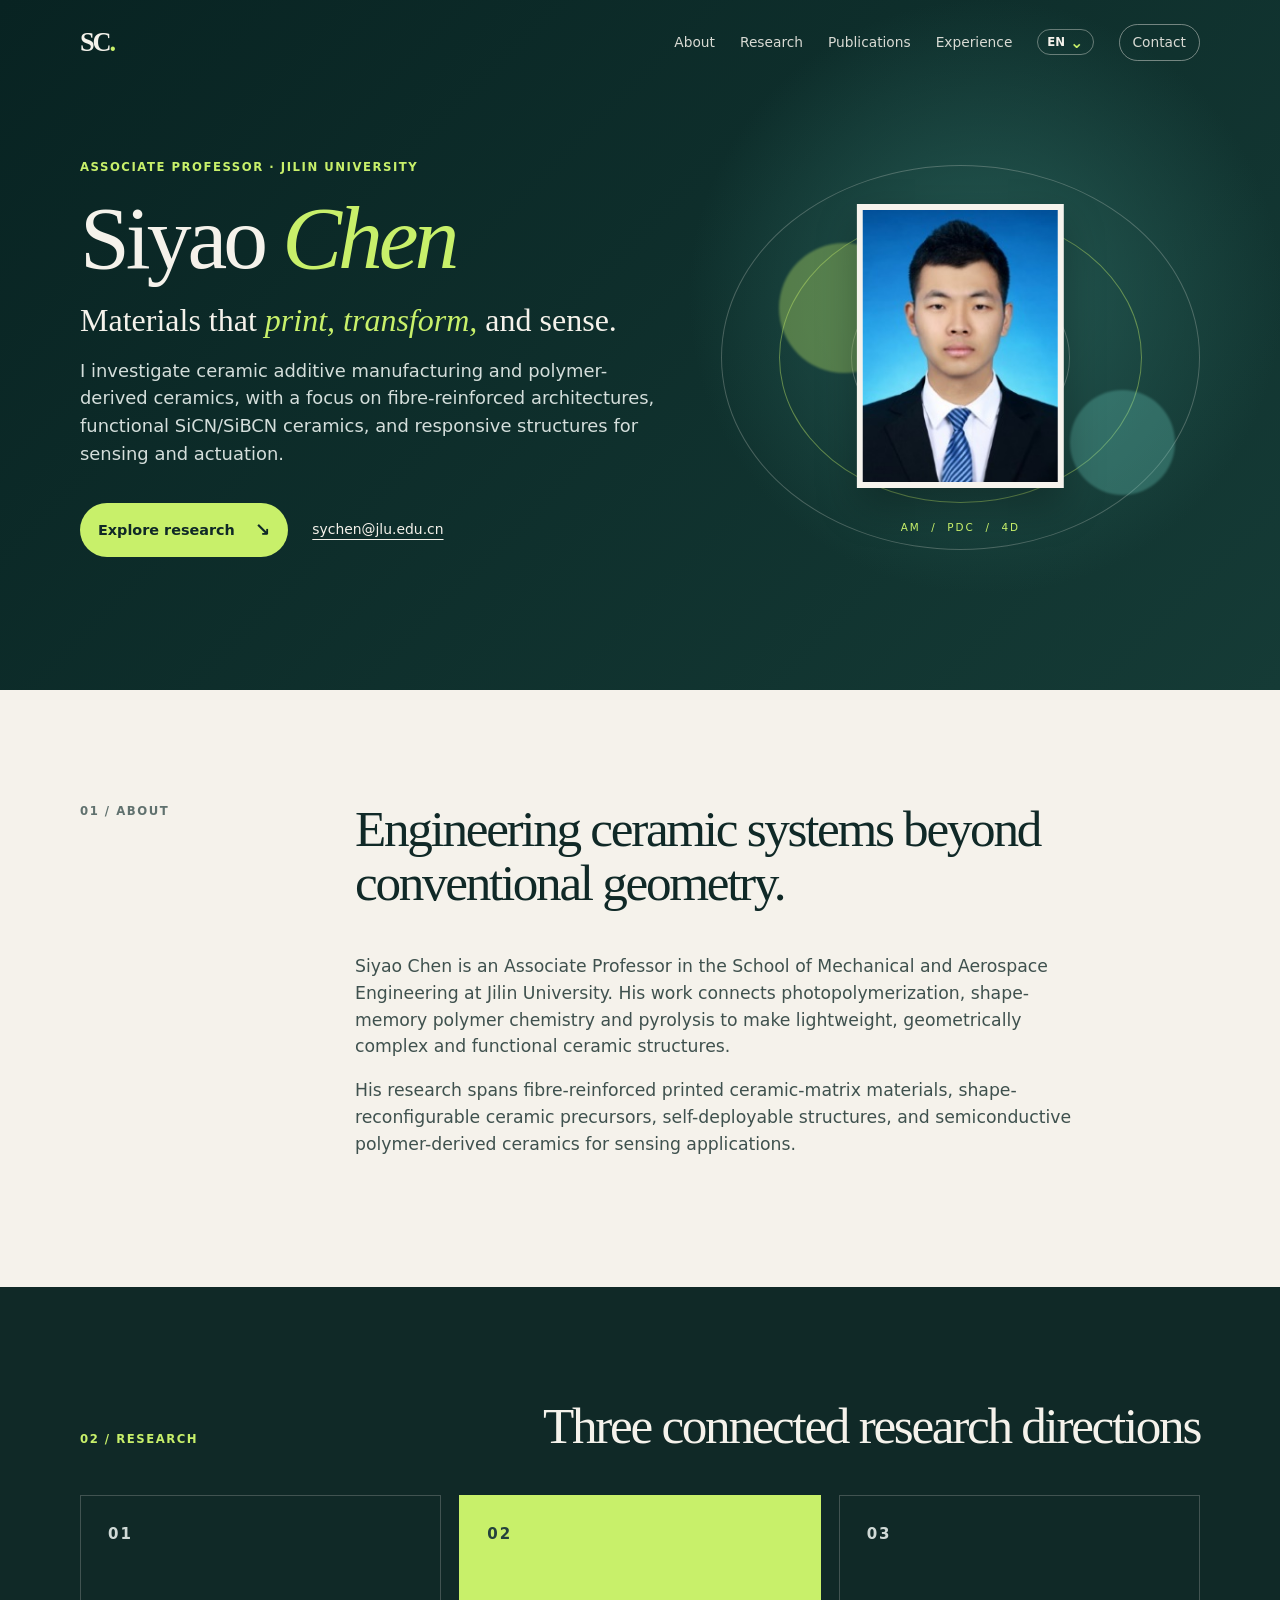
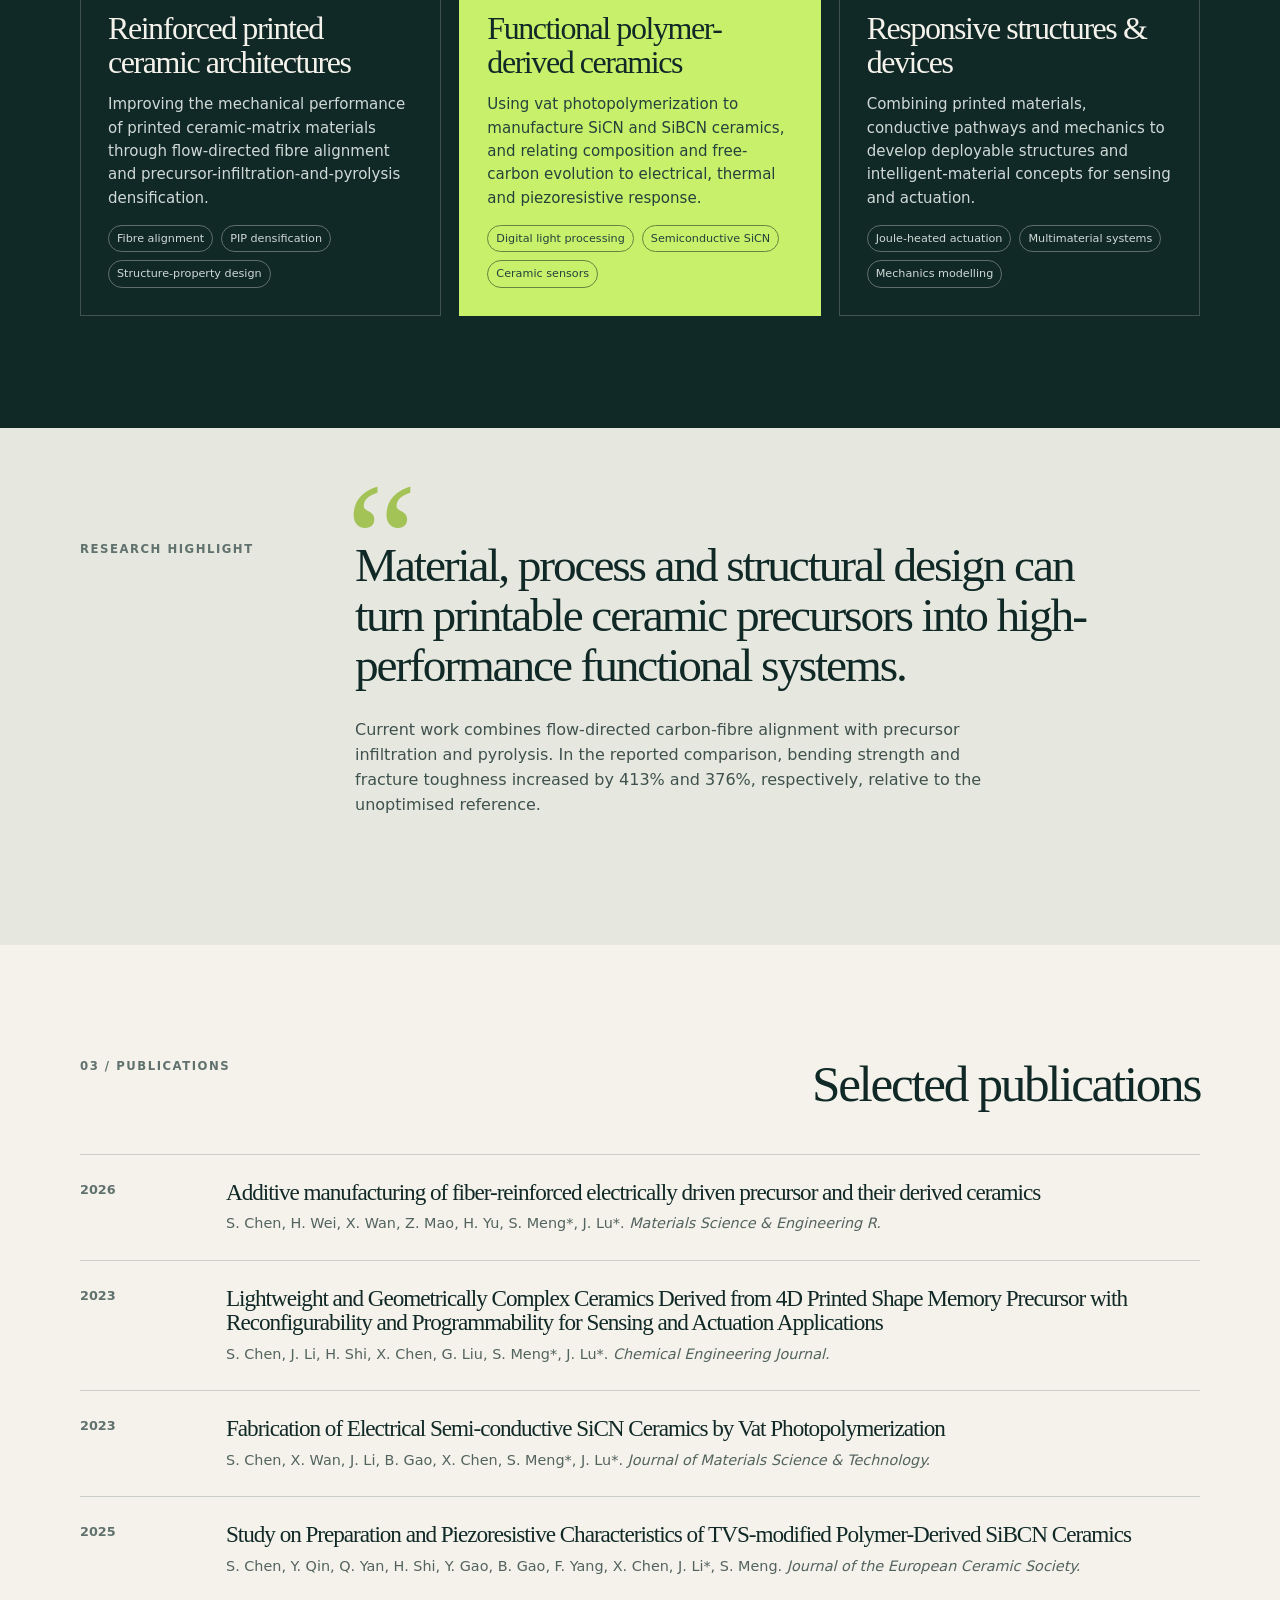
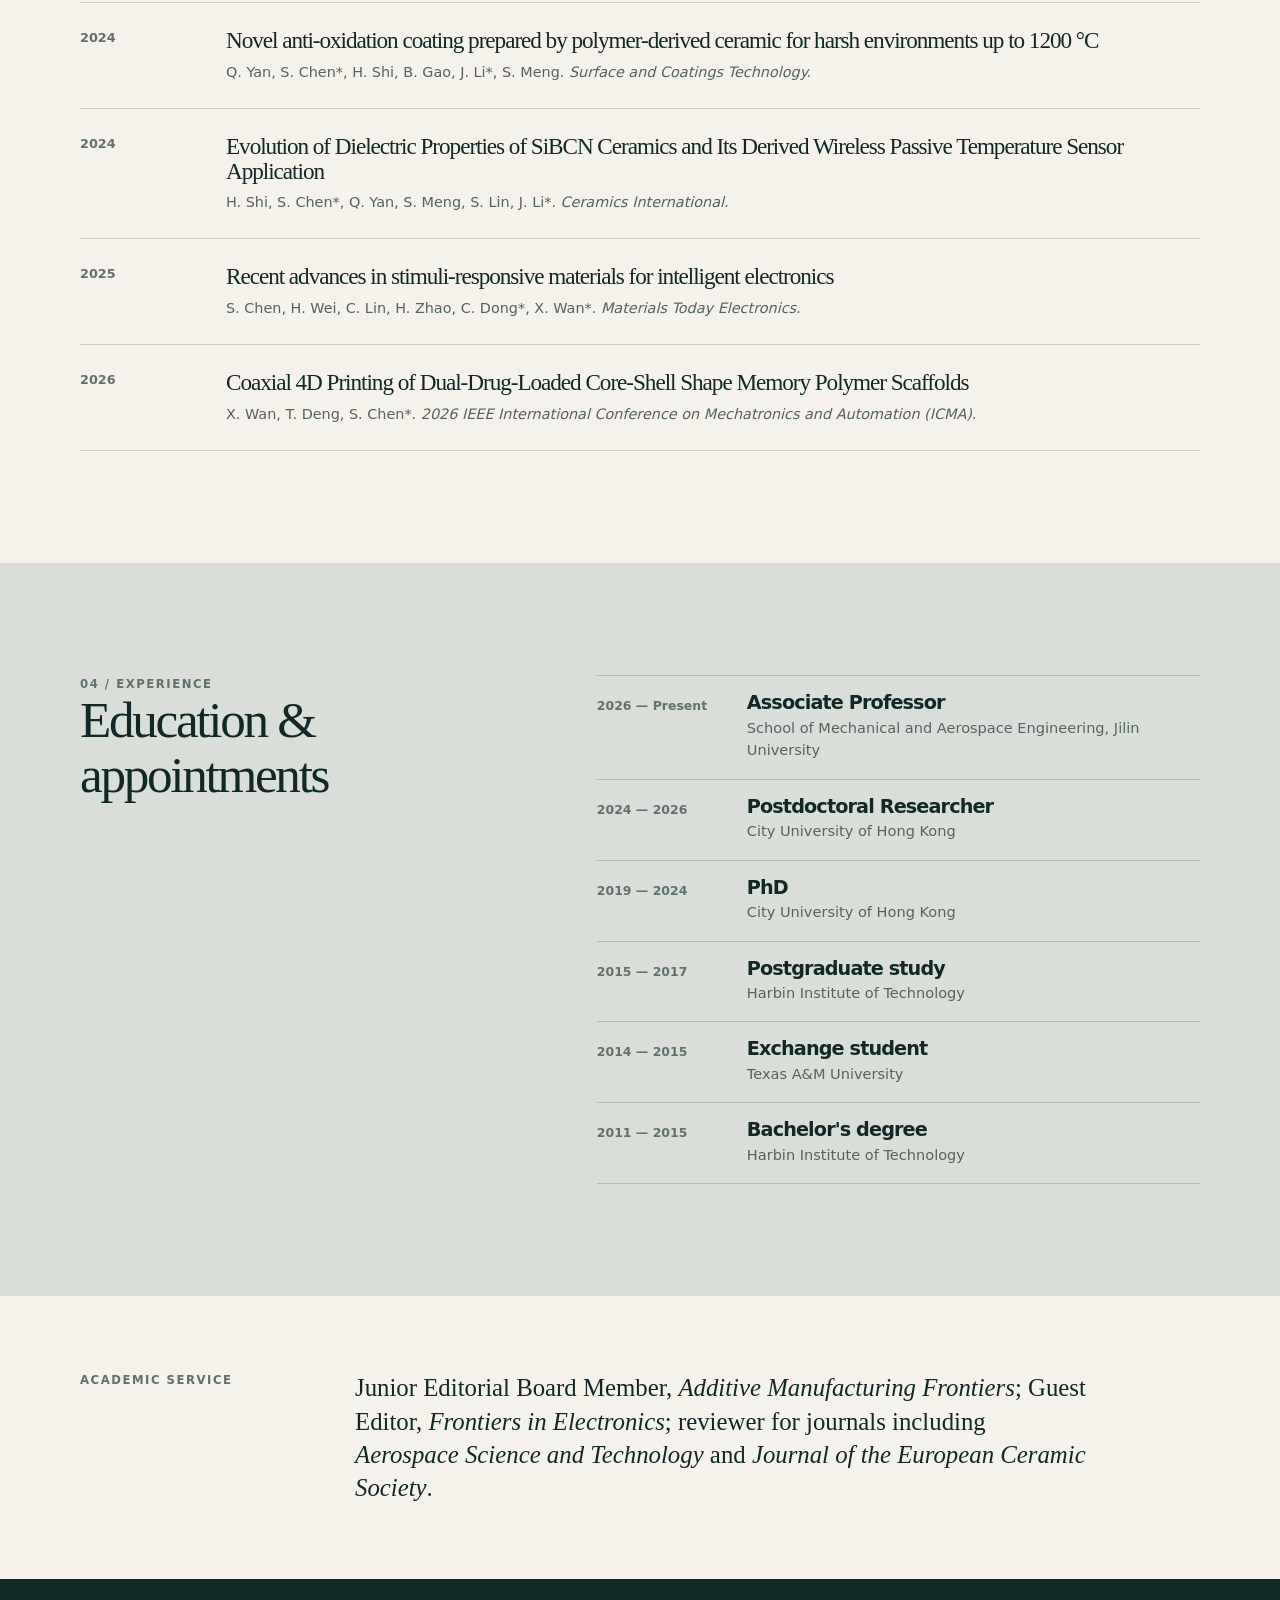
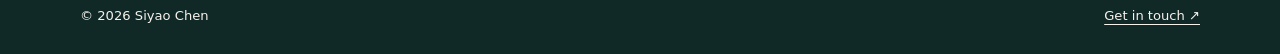
<file: index.html>
<!doctype html>
<html lang="en">
  <head>
    <meta charset="utf-8">
    <meta name="viewport" content="width=device-width, initial-scale=1">
    <meta name="description" content="Siyao Chen — Postdoctoral Researcher working on additive manufacturing, polymer-derived ceramics, and intelligent material systems.">
    <meta name="theme-color" content="#0b2928">
    <title>Siyao Chen | Additive Manufacturing &amp; Polymer-Derived Ceramics</title>
    <link rel="stylesheet" href="styles.css">
  </head>
  <body>
    <a class="skip-link" href="#main">Skip to content</a>

    <header class="site-header">
      <div class="shell nav-wrap">
        <a class="wordmark" href="#top" aria-label="Siyao Chen home">SC<span>.</span></a>
        <button class="menu-toggle" type="button" aria-expanded="false" aria-controls="site-nav">
          <span class="sr-only">Open navigation</span><i></i><i></i>
        </button>
        <nav id="site-nav" class="site-nav" aria-label="Primary navigation">
          <a href="#about">About</a>
          <a href="#research">Research</a>
          <a href="#publications">Publications</a>
          <a href="#experience">Experience</a>
          <div class="language-menu"><button class="language-toggle" type="button" aria-expanded="false" aria-controls="language-options-en">EN <span aria-hidden="true">⌄</span></button><div id="language-options-en" class="language-options"><a href="index.html" lang="en" aria-current="page">EN</a><a href="zh.html" lang="zh-CN">中文</a></div></div>
          <a class="contact-link" href="mailto:sychen@jlu.edu.cn">Contact</a>
        </nav>
      </div>
    </header>

    <main id="main">
      <section id="top" class="hero">
        <div class="shell hero-grid">
          <div class="hero-copy">
            <p class="eyebrow">Associate Professor · Jilin University</p>
            <h1>Siyao <em>Chen</em></h1>
            <p class="hero-tagline">Materials that <em>print, transform,</em> and sense.</p>
            <p class="lede">I investigate ceramic additive manufacturing and polymer-derived ceramics, with a focus on fibre-reinforced architectures, functional SiCN/SiBCN ceramics, and responsive structures for sensing and actuation.</p>
            <div class="hero-actions">
              <a class="button button-primary" href="#research">Explore research <span>↘</span></a>
              <a class="text-link" href="mailto:sychen@jlu.edu.cn">sychen@jlu.edu.cn</a>
            </div>
          </div>
          <div class="hero-art">
            <div class="orb orb-one" aria-hidden="true"></div><div class="orb orb-two" aria-hidden="true"></div>
            <img class="portrait" src="portrait.jpeg" alt="Siyao Chen">
            <p>AM&nbsp; / &nbsp;PDC&nbsp; / &nbsp;4D</p>
          </div>
        </div>
      </section>

      <section id="about" class="section about-section">
        <div class="shell split-heading">
          <p class="section-index">01 / About</p>
          <div>
            <h2>Engineering ceramic systems beyond conventional geometry.</h2>
            <p>Siyao Chen is an Associate Professor in the School of Mechanical and Aerospace Engineering at Jilin University. His work connects photopolymerization, shape-memory polymer chemistry and pyrolysis to make lightweight, geometrically complex and functional ceramic structures.</p>
            <p>His research spans fibre-reinforced printed ceramic-matrix materials, shape-reconfigurable ceramic precursors, self-deployable structures, and semiconductive polymer-derived ceramics for sensing applications.</p>
          </div>
        </div>
      </section>

      <section id="research" class="section research-section">
        <div class="shell">
          <div class="section-head"><p class="section-index">02 / Research</p><h2>Three connected research directions</h2></div>
          <div class="research-grid">
            <article class="research-card">
              <p class="card-number">01</p>
              <h3>Reinforced printed ceramic architectures</h3>
              <p>Improving the mechanical performance of printed ceramic-matrix materials through flow-directed fibre alignment and precursor-infiltration-and-pyrolysis densification.</p>
              <ul><li>Fibre alignment</li><li>PIP densification</li><li>Structure-property design</li></ul>
            </article>
            <article class="research-card feature-card">
              <p class="card-number">02</p>
              <h3>Functional polymer-derived ceramics</h3>
              <p>Using vat photopolymerization to manufacture SiCN and SiBCN ceramics, and relating composition and free-carbon evolution to electrical, thermal and piezoresistive response.</p>
              <ul><li>Digital light processing</li><li>Semiconductive SiCN</li><li>Ceramic sensors</li></ul>
            </article>
            <article class="research-card">
              <p class="card-number">03</p>
              <h3>Responsive structures &amp; devices</h3>
              <p>Combining printed materials, conductive pathways and mechanics to develop deployable structures and intelligent-material concepts for sensing and actuation.</p>
              <ul><li>Joule-heated actuation</li><li>Multimaterial systems</li><li>Mechanics modelling</li></ul>
            </article>
          </div>
        </div>
      </section>

      <section class="section highlight-section">
        <div class="shell highlight-grid">
          <p class="section-index">Research highlight</p>
          <div class="highlight-copy">
            <p class="quote-mark">“</p>
            <h2>Material, process and structural design can turn printable ceramic precursors into high-performance functional systems.</h2>
            <p>Current work combines flow-directed carbon-fibre alignment with precursor infiltration and pyrolysis. In the reported comparison, bending strength and fracture toughness increased by 413% and 376%, respectively, relative to the unoptimised reference.</p>
          </div>
        </div>
      </section>

      <section id="publications" class="section publications-section">
        <div class="shell">
          <div class="section-head publication-head"><p class="section-index">03 / Publications</p><div><h2>Selected publications</h2></div></div>
          <ol class="publication-list" data-publications="en"></ol>
        </div>
      </section>

      <section id="experience" class="section experience-section">
        <div class="shell experience-grid">
          <div><p class="section-index">04 / Experience</p><h2>Education &amp; appointments</h2></div>
          <div class="timeline">
            <article><p>2026 — Present</p><div><h3>Associate Professor</h3><p>School of Mechanical and Aerospace Engineering, Jilin University</p></div></article>
            <article><p>2024 — 2026</p><div><h3>Postdoctoral Researcher</h3><p>City University of Hong Kong</p></div></article>
            <article><p>2019 — 2024</p><div><h3>PhD</h3><p>City University of Hong Kong</p></div></article>
            <article><p>2015 — 2017</p><div><h3>Postgraduate study</h3><p>Harbin Institute of Technology</p></div></article>
            <article><p>2014 — 2015</p><div><h3>Exchange student</h3><p>Texas A&amp;M University</p></div></article>
            <article><p>2011 — 2015</p><div><h3>Bachelor's degree</h3><p>Harbin Institute of Technology</p></div></article>
          </div>
        </div>
      </section>

      <section class="section service-section">
        <div class="shell service-grid">
          <p class="section-index">Academic service</p>
          <p>Junior Editorial Board Member, <em>Additive Manufacturing Frontiers</em>; Guest Editor, <em>Frontiers in Electronics</em>; reviewer for journals including <em>Aerospace Science and Technology</em> and <em>Journal of the European Ceramic Society</em>.</p>
        </div>
      </section>
    </main>

    <footer class="site-footer">
      <div class="shell footer-inner"><p>© <span id="year"></span> Siyao Chen</p><a href="mailto:sychen@jlu.edu.cn">Get in touch ↗</a></div>
    </footer>
    <script src="script.js"></script>
  </body>
</html>
</file>
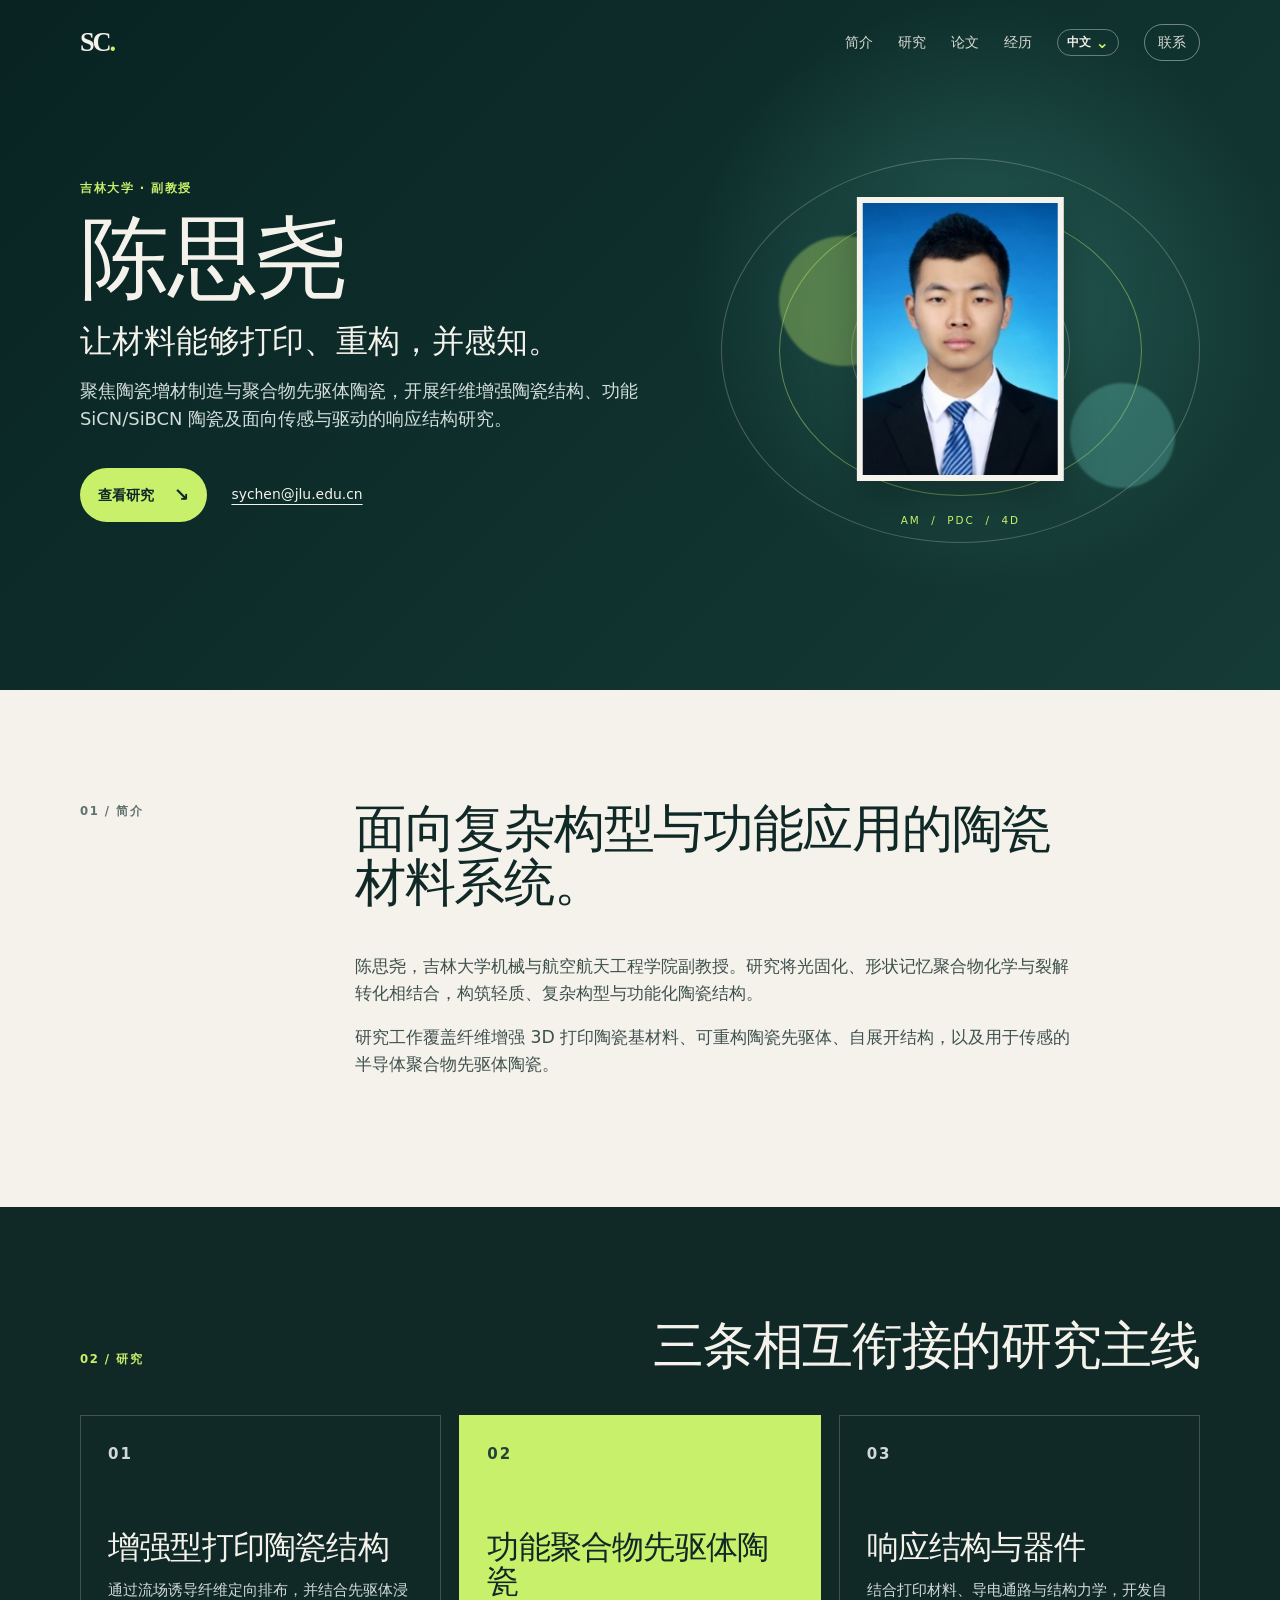
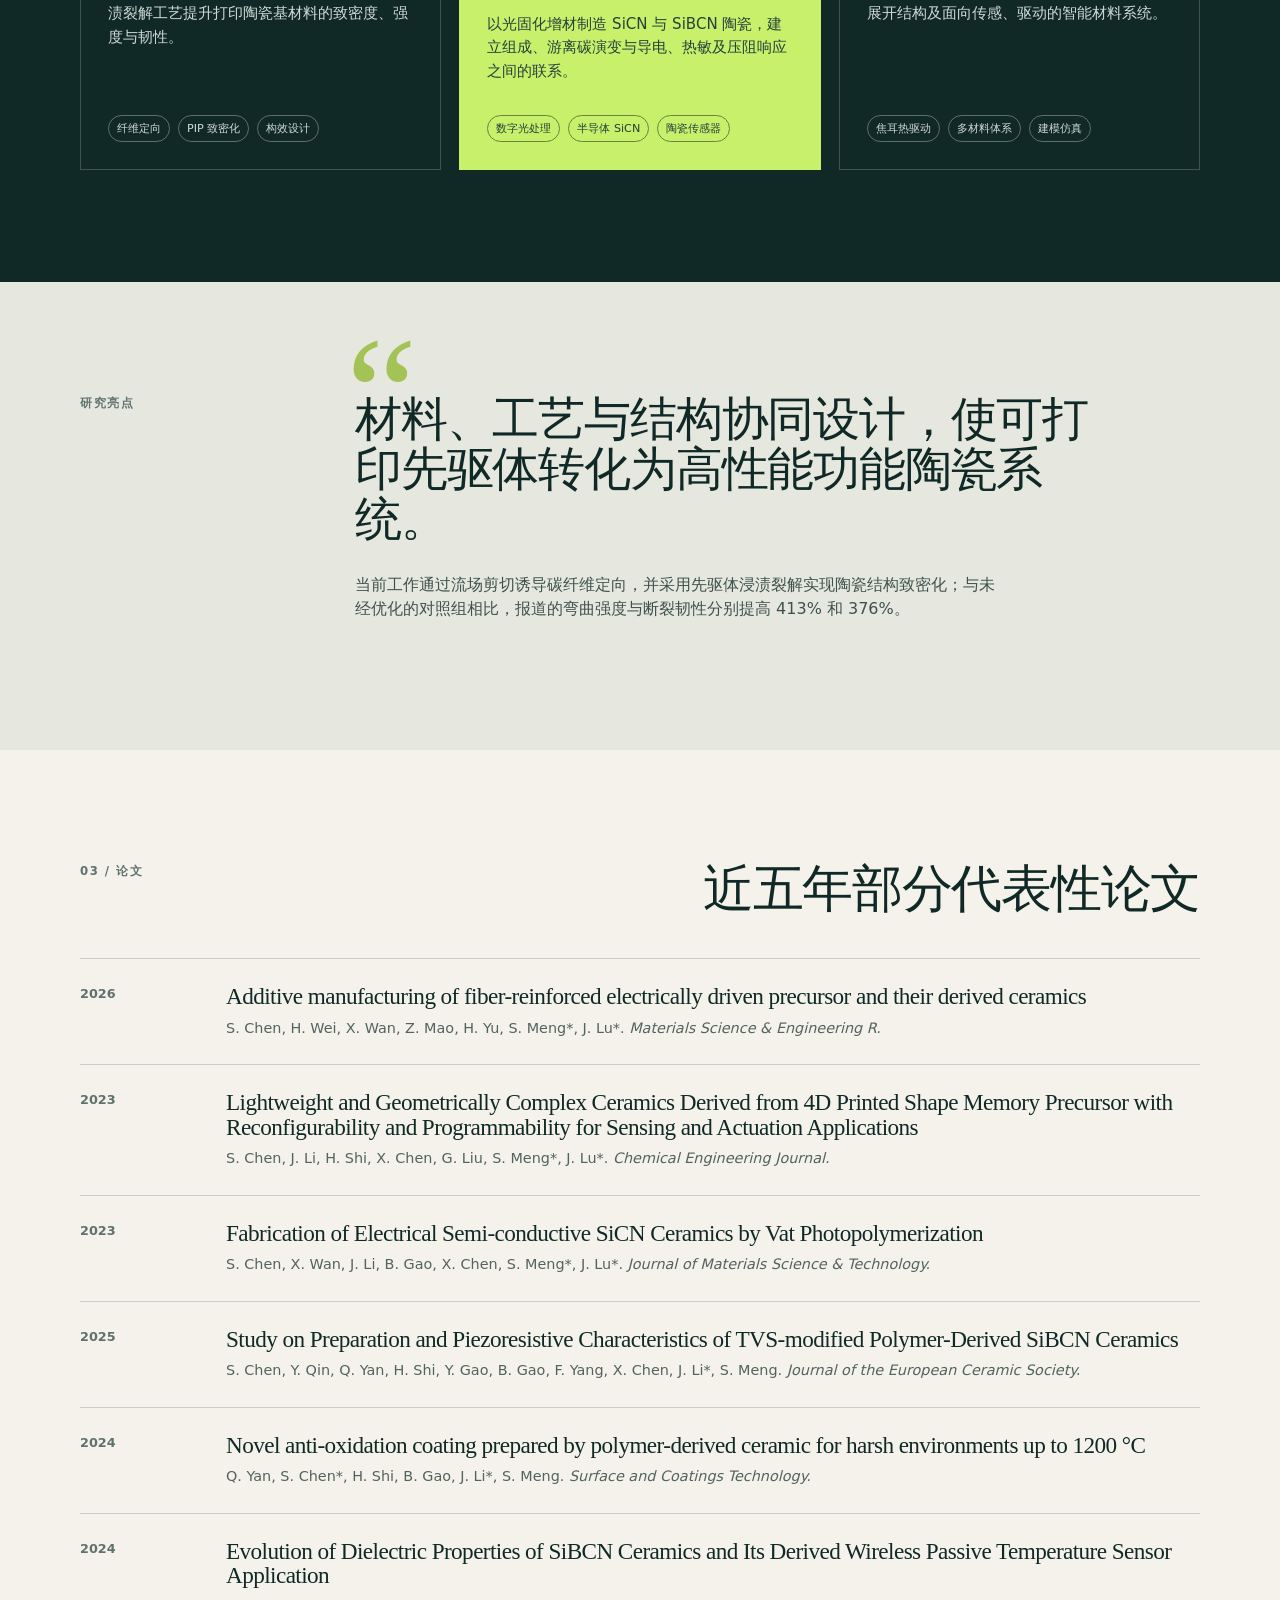
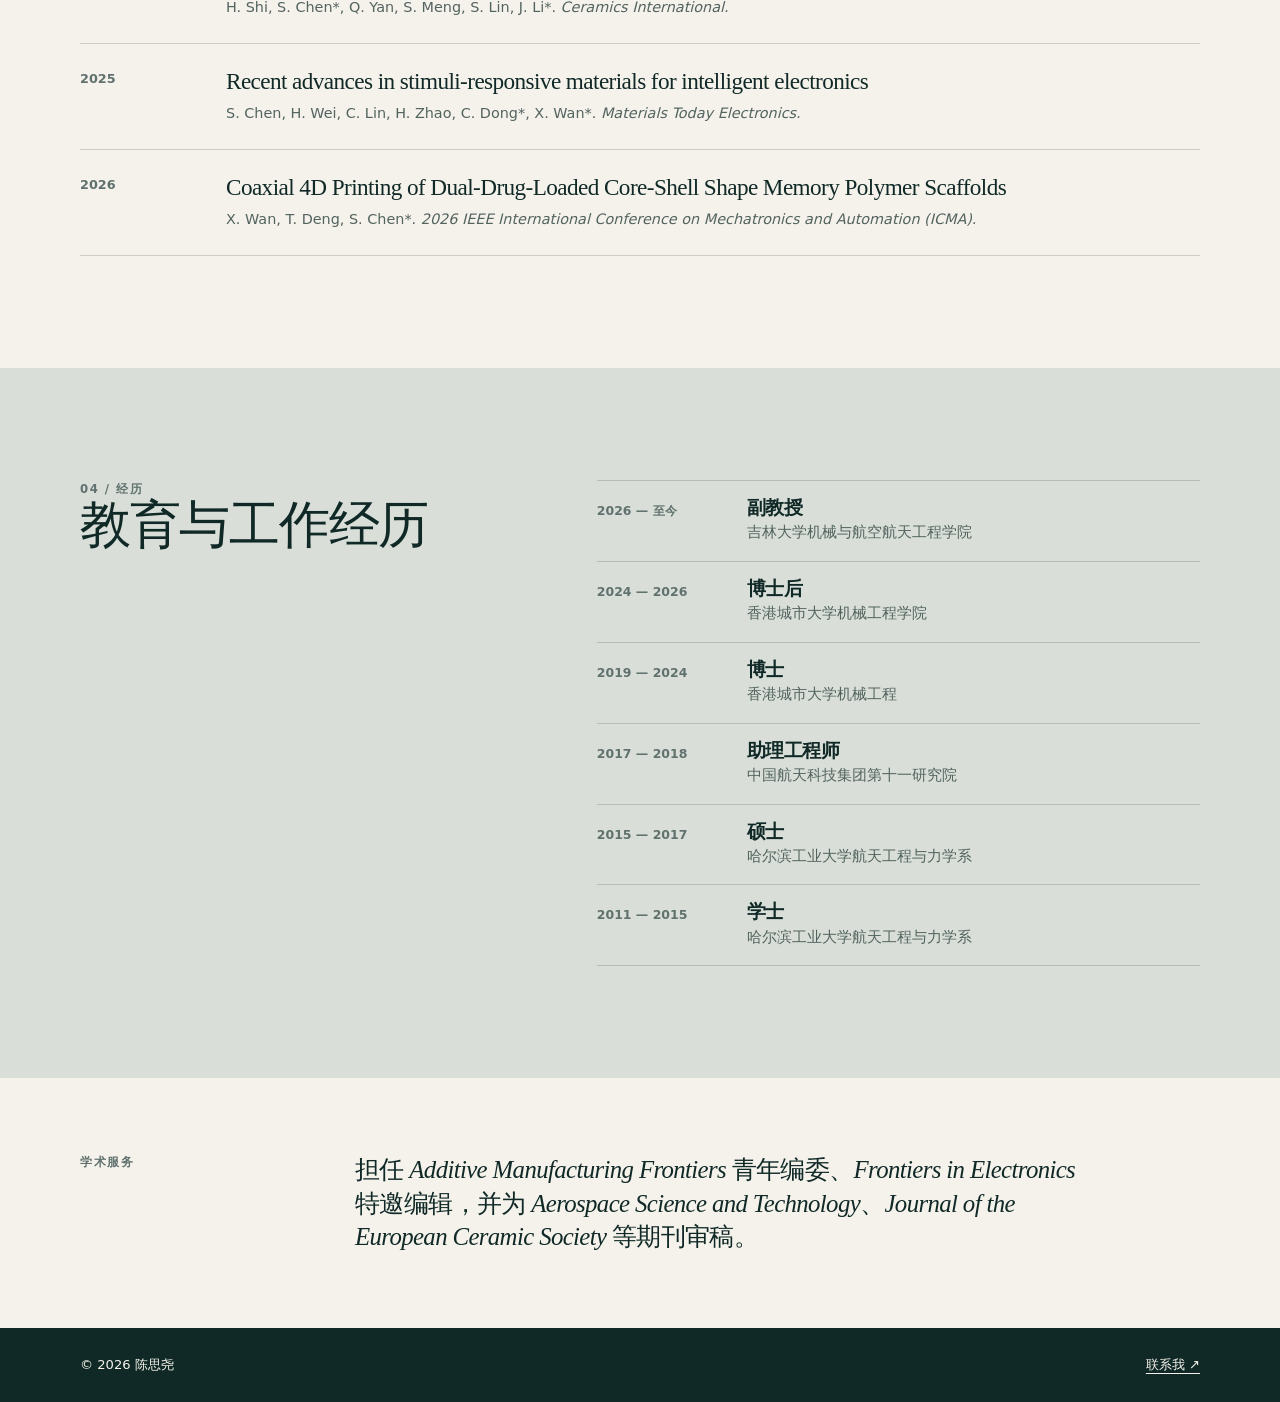
<file: zh.html>
<!doctype html>
<html lang="zh-CN">
  <head>
    <meta charset="utf-8">
    <meta name="viewport" content="width=device-width, initial-scale=1">
    <meta name="description" content="陈思尧——吉林大学机械与航空航天工程学院副教授，研究陶瓷增材制造、聚合物先驱体陶瓷与智能材料系统。">
    <meta name="theme-color" content="#0b2928">
    <title>陈思尧 | 陶瓷增材制造与聚合物先驱体陶瓷</title>
    <link rel="stylesheet" href="styles.css">
  </head>
  <body class="zh">
    <a class="skip-link" href="#main">跳至正文</a>
    <header class="site-header"><div class="shell nav-wrap">
      <a class="wordmark" href="#top" aria-label="陈思尧主页">SC<span>.</span></a>
      <button class="menu-toggle" type="button" aria-expanded="false" aria-controls="site-nav"><span class="sr-only">打开导航</span><i></i><i></i></button>
      <nav id="site-nav" class="site-nav" aria-label="主导航"><a href="#about">简介</a><a href="#research">研究</a><a href="#publications">论文</a><a href="#experience">经历</a><div class="language-menu"><button class="language-toggle" type="button" aria-expanded="false" aria-controls="language-options-zh">中文 <span aria-hidden="true">⌄</span></button><div id="language-options-zh" class="language-options"><a href="index.html" lang="en">EN</a><a href="zh.html" lang="zh-CN" aria-current="page">中文</a></div></div><a class="contact-link" href="mailto:sychen@jlu.edu.cn">联系</a></nav>
    </div></header>
    <main id="main">
      <section id="top" class="hero"><div class="shell hero-grid">
        <div class="hero-copy"><p class="eyebrow">吉林大学 · 副教授</p><h1>陈思尧</h1><p class="hero-tagline">让材料能够打印、重构，并感知。</p><p class="lede">聚焦陶瓷增材制造与聚合物先驱体陶瓷，开展纤维增强陶瓷结构、功能 SiCN/SiBCN 陶瓷及面向传感与驱动的响应结构研究。</p><div class="hero-actions"><a class="button button-primary" href="#research">查看研究 <span>↘</span></a><a class="text-link" href="mailto:sychen@jlu.edu.cn">sychen@jlu.edu.cn</a></div></div>
        <div class="hero-art"><div class="orb orb-one" aria-hidden="true"></div><div class="orb orb-two" aria-hidden="true"></div><img class="portrait" src="portrait.jpeg" alt="陈思尧"><p>AM&nbsp; / &nbsp;PDC&nbsp; / &nbsp;4D</p></div>
      </div></section>
      <section id="about" class="section about-section"><div class="shell split-heading"><p class="section-index">01 / 简介</p><div><h2>面向复杂构型与功能应用的陶瓷材料系统。</h2><p>陈思尧，吉林大学机械与航空航天工程学院副教授。研究将光固化、形状记忆聚合物化学与裂解转化相结合，构筑轻质、复杂构型与功能化陶瓷结构。</p><p>研究工作覆盖纤维增强 3D 打印陶瓷基材料、可重构陶瓷先驱体、自展开结构，以及用于传感的半导体聚合物先驱体陶瓷。</p></div></div></section>
      <section id="research" class="section research-section"><div class="shell"><div class="section-head"><p class="section-index">02 / 研究</p><h2>三条相互衔接的研究主线</h2></div><div class="research-grid">
        <article class="research-card"><p class="card-number">01</p><h3>增强型打印陶瓷结构</h3><p>通过流场诱导纤维定向排布，并结合先驱体浸渍裂解工艺提升打印陶瓷基材料的致密度、强度与韧性。</p><ul><li>纤维定向</li><li>PIP 致密化</li><li>构效设计</li></ul></article>
        <article class="research-card feature-card"><p class="card-number">02</p><h3>功能聚合物先驱体陶瓷</h3><p>以光固化增材制造 SiCN 与 SiBCN 陶瓷，建立组成、游离碳演变与导电、热敏及压阻响应之间的联系。</p><ul><li>数字光处理</li><li>半导体 SiCN</li><li>陶瓷传感器</li></ul></article>
        <article class="research-card"><p class="card-number">03</p><h3>响应结构与器件</h3><p>结合打印材料、导电通路与结构力学，开发自展开结构及面向传感、驱动的智能材料系统。</p><ul><li>焦耳热驱动</li><li>多材料体系</li><li>建模仿真</li></ul></article>
      </div></div></section>
      <section class="section highlight-section"><div class="shell highlight-grid"><p class="section-index">研究亮点</p><div class="highlight-copy"><p class="quote-mark">“</p><h2>材料、工艺与结构协同设计，使可打印先驱体转化为高性能功能陶瓷系统。</h2><p>当前工作通过流场剪切诱导碳纤维定向，并采用先驱体浸渍裂解实现陶瓷结构致密化；与未经优化的对照组相比，报道的弯曲强度与断裂韧性分别提高 413% 和 376%。</p></div></div></section>
      <section id="publications" class="section publications-section"><div class="shell"><div class="section-head publication-head"><p class="section-index">03 / 论文</p><div><h2>近五年部分代表性论文</h2></div></div><ol class="publication-list" data-publications="zh"></ol></div></section>
      <section id="experience" class="section experience-section"><div class="shell experience-grid"><div><p class="section-index">04 / 经历</p><h2>教育与工作经历</h2></div><div class="timeline"><article><p>2026 — 至今</p><div><h3>副教授</h3><p>吉林大学机械与航空航天工程学院</p></div></article><article><p>2024 — 2026</p><div><h3>博士后</h3><p>香港城市大学机械工程学院</p></div></article><article><p>2019 — 2024</p><div><h3>博士</h3><p>香港城市大学机械工程</p></div></article><article><p>2017 — 2018</p><div><h3>助理工程师</h3><p>中国航天科技集团第十一研究院</p></div></article><article><p>2015 — 2017</p><div><h3>硕士</h3><p>哈尔滨工业大学航天工程与力学系</p></div></article><article><p>2011 — 2015</p><div><h3>学士</h3><p>哈尔滨工业大学航天工程与力学系</p></div></article></div></div></section>
      <section class="section service-section"><div class="shell service-grid"><p class="section-index">学术服务</p><p>担任 <em>Additive Manufacturing Frontiers</em> 青年编委、<em>Frontiers in Electronics</em> 特邀编辑，并为 <em>Aerospace Science and Technology</em>、<em>Journal of the European Ceramic Society</em> 等期刊审稿。</p></div></section>
    </main>
    <footer class="site-footer"><div class="shell footer-inner"><p>© <span id="year"></span> 陈思尧</p><a href="mailto:sychen@jlu.edu.cn">联系我 ↗</a></div></footer><script src="script.js"></script>
  </body>
</html>
</file>
<file: styles.css>
:root { --ink:#102927; --paper:#f5f2eb; --mist:#e6e8df; --acid:#c8f06a; --muted:#60716e; --line:rgba(16,41,39,.18); --serif:Georgia,"Times New Roman",serif; --sans:Inter,ui-sans-serif,system-ui,-apple-system,"Segoe UI",sans-serif; }
* { box-sizing:border-box; } html { scroll-behavior:smooth; } body { margin:0; color:var(--ink); background:var(--paper); font-family:var(--sans); line-height:1.55; } a { color:inherit; } .shell { width:min(1120px,calc(100% - 48px)); margin:auto; } .skip-link { position:fixed; left:16px; top:-50px; z-index:20; padding:8px 12px; background:var(--acid); color:#102927; } .skip-link:focus { top:16px; }
.site-header { position:absolute; inset:0 0 auto; z-index:5; padding:22px 0; color:var(--paper); } .nav-wrap,.site-nav,.hero-actions,.footer-inner { display:flex; align-items:center; } .nav-wrap { justify-content:space-between; } .wordmark { font-family:var(--serif); font-size:1.65rem; font-weight:700; text-decoration:none; letter-spacing:-.08em; } .wordmark span { color:var(--acid); } .site-nav { gap:25px; font-size:.86rem; } .site-nav a { text-decoration:none; opacity:.88; } .site-nav a:hover,.site-nav a:focus { opacity:1; } .language-menu { position:relative; } .language-toggle { display:inline-flex; align-items:center; gap:5px; padding:5px 9px; border:1px solid rgba(245,242,235,.38); border-radius:999px; color:var(--paper); background:transparent; font:700 .73rem var(--sans); cursor:pointer; } .language-toggle span { color:var(--acid); font-size:1rem; line-height:.6; transition:transform .16s ease; } .language-toggle[aria-expanded="true"] span { transform:rotate(180deg); } .language-options { position:absolute; top:calc(100% + 8px); right:0; display:none; min-width:82px; padding:5px; border:1px solid rgba(245,242,235,.25); border-radius:10px; background:#143530; box-shadow:0 12px 28px rgba(0,0,0,.24); } .language-options.is-open { display:grid; gap:2px; } .language-options a { padding:6px 8px; border-radius:6px; white-space:nowrap; font-size:.76rem; } .language-options a:hover,.language-options a:focus { opacity:1; background:rgba(200,240,106,.16); } .language-options a[aria-current="page"] { color:var(--acid); } .site-nav .contact-link { border:1px solid rgba(245,242,235,.5); border-radius:999px; padding:7px 13px; } .menu-toggle { display:none; }
.hero { min-height:690px; padding:158px 0 80px; overflow:hidden; color:var(--paper); background:radial-gradient(circle at 77% 43%,#265c55 0,transparent 28%),linear-gradient(135deg,#082322,#153b36); } .hero-grid { display:grid; grid-template-columns:1.1fr .9fr; gap:55px; align-items:center; } .eyebrow,.section-index,.card-number { margin:0; text-transform:uppercase; letter-spacing:.13em; font-size:.73rem; font-weight:700; } .eyebrow { color:var(--acid); } h1,h2,h3,p { margin-top:0; } h1,h2,h3 { letter-spacing:-.045em; line-height:1.06; } h1 { max-width:680px; margin:15px 0 16px; font-family:var(--serif); font-size:clamp(3.6rem,7vw,6.7rem); font-weight:500; } h1 em { color:var(--acid); font-style:italic; } .hero-tagline { max-width:610px; margin:0 0 18px; font-family:var(--serif); font-size:clamp(1.5rem,2.5vw,2.2rem); line-height:1.14; } .hero-tagline em { color:var(--acid); font-style:italic; } .lede { max-width:630px; color:#d4dedb; font-size:1.12rem; } .hero-actions { gap:24px; margin-top:35px; flex-wrap:wrap; } .button { display:inline-flex; gap:20px; align-items:center; border-radius:999px; padding:13px 18px; text-decoration:none; font-weight:700; font-size:.9rem; } .button-primary { color:#102927; background:var(--acid); } .button-primary span { font-size:1.15rem; } .text-link { font-size:.87rem; text-underline-offset:5px; }
.hero-art { position:relative; height:385px; border:1px solid rgba(245,242,235,.24); border-radius:50%; isolation:isolate; } .hero-art:before,.hero-art:after { position:absolute; content:""; inset:12%; border:1px solid rgba(200,240,106,.42); border-radius:50%; } .hero-art:after { inset:27%; border-color:rgba(245,242,235,.28); } .hero-art p { position:absolute; z-index:3; left:50%; bottom:14px; width:100%; margin:0; text-align:center; transform:translateX(-50%); letter-spacing:.19em; font-size:.65rem; color:var(--acid); } .portrait { position:absolute; z-index:2; top:10%; left:50%; width:auto; max-width:62%; height:74%; border:6px solid rgba(245,242,235,.9); border-radius:0; object-fit:contain; object-position:center; background:#fff; box-shadow:0 18px 38px rgba(0,0,0,.28); transform:translateX(-50%); } .orb { position:absolute; z-index:1; border-radius:50%; filter:blur(1px); } .orb-one { width:130px; height:130px; top:20%; left:12%; background:#c8f06a; opacity:.35; } .orb-two { width:105px; height:105px; right:5%; bottom:14%; background:#6ed2c3; opacity:.3; } .lattice { position:absolute; inset:24%; display:grid; grid-template-columns:repeat(3,1fr); gap:8px; transform:rotate(27deg); } .lattice span { border:1px solid rgba(245,242,235,.72); border-radius:50%; box-shadow:18px 18px 0 -17px var(--acid); }
.section { padding:112px 0; } .split-heading { display:grid; grid-template-columns:220px minmax(0,740px); gap:55px; } .section-index { color:var(--muted); } .split-heading h2,.section-head h2,.experience-grid h2 { font-family:var(--serif); font-size:clamp(2.25rem,4vw,4rem); font-weight:500; } .split-heading p:not(.section-index) { max-width:720px; font-size:1.08rem; color:#3f514e; } .research-section { color:var(--paper); background:var(--ink); } .research-section .section-index { color:var(--acid); } .section-head { display:flex; justify-content:space-between; gap:35px; align-items:baseline; margin-bottom:42px; } .section-head h2 { margin:0; } .research-grid { display:grid; grid-template-columns:repeat(3,1fr); gap:18px; } .research-card { min-height:355px; display:flex; flex-direction:column; padding:27px; border:1px solid rgba(245,242,235,.21); } .research-card h3 { margin:65px 0 14px; font-family:var(--serif); font-size:2rem; font-weight:500; } .research-card p { color:#d0d9d6; font-size:.94rem; } .research-card ul { display:flex; gap:8px; flex-wrap:wrap; padding:0; margin:auto 0 0; list-style:none; } .research-card li { border:1px solid rgba(245,242,235,.34); padding:4px 8px; border-radius:999px; color:#d0d9d6; font-size:.7rem; } .feature-card { color:var(--ink); background:var(--acid); border-color:var(--acid); } .feature-card p { color:#24423c; } .feature-card li { border-color:#66853e; color:#24423c; }
.highlight-section { background:var(--mist); } .highlight-grid,.service-grid { display:grid; grid-template-columns:220px minmax(0,740px); gap:55px; } .highlight-copy { position:relative; } .quote-mark { position:absolute; top:-80px; left:-9px; color:#a4c357; font-family:var(--serif); font-size:10rem; line-height:1; } .highlight-copy h2 { position:relative; margin:0 0 28px; font-family:var(--serif); font-size:clamp(2.05rem,3.7vw,3.65rem); font-weight:500; } .highlight-copy > p:last-child { max-width:650px; color:#3f514e; }
.publication-head { align-items:flex-start; } .publication-head > div { max-width:740px; } .small-note { margin:10px 0 0; color:var(--muted); font-size:.82rem; } .publication-list { margin:0; padding:0; list-style:none; border-top:1px solid var(--line); } .publication-list li { display:grid; grid-template-columns:126px 1fr; gap:20px; padding:25px 0; border-bottom:1px solid var(--line); } .pub-year { color:var(--muted); font-size:.8rem; font-weight:700; } .publication-list h3 { margin:0 0 8px; font-family:var(--serif); font-size:1.45rem; font-weight:500; } .publication-list p { margin:0; color:#53635f; font-size:.9rem; } .experience-section { background:#d9dfd8; } .experience-grid { display:grid; grid-template-columns:1fr 1.35fr; gap:70px; } .timeline { border-top:1px solid var(--line); } .timeline article { display:grid; grid-template-columns:135px 1fr; gap:15px; padding:17px 0; border-bottom:1px solid var(--line); } .timeline article > p { margin:3px 0 0; color:var(--muted); font-size:.78rem; font-weight:700; } .timeline h3 { margin:0 0 3px; font-size:1.2rem; } .timeline div p { margin:0; color:#53635f; font-size:.91rem; } .service-section { padding:75px 0; } .service-grid > p:last-child { margin:0; font-family:var(--serif); font-size:1.55rem; line-height:1.34; } .site-footer { padding:27px 0; color:var(--paper); background:var(--ink); } .footer-inner { justify-content:space-between; } .footer-inner p,.footer-inner a { margin:0; font-size:.82rem; } .footer-inner a { text-underline-offset:4px; }
.sr-only { position:absolute; width:1px; height:1px; overflow:hidden; clip:rect(0,0,0,0); white-space:nowrap; } .zh { font-family:"Noto Sans SC","Microsoft YaHei",var(--sans); } .zh h1,.zh h2,.zh h3,.zh .highlight-copy h2,.zh .publication-list h3,.zh .service-grid > p:last-child { font-family:"Noto Serif SC","Songti SC","STSong",var(--serif); letter-spacing:-.025em; } @media (max-width:760px) { .shell { width:min(100% - 36px,1120px); } .site-header { padding:17px 0; } .menu-toggle { display:grid; gap:5px; width:34px; padding:6px; border:0; background:transparent; } .menu-toggle i { display:block; height:1px; background:var(--paper); } .site-nav { position:absolute; top:64px; right:18px; display:none; min-width:190px; padding:17px; flex-direction:column; align-items:flex-start; background:#102927; border:1px solid rgba(245,242,235,.3); } .site-nav.is-open { display:flex; } .hero { min-height:auto; padding:126px 0 58px; } .hero-grid { grid-template-columns:1fr; gap:32px; } .hero-art { height:270px; max-width:350px; margin:auto; } .split-heading,.highlight-grid,.service-grid,.experience-grid { grid-template-columns:1fr; gap:26px; } .section { padding:76px 0; } .section-head { display:block; margin-bottom:28px; } .section-head h2 { margin-top:12px; } .research-grid { grid-template-columns:1fr; } .research-card { min-height:285px; } .research-card h3 { margin-top:42px; } .publication-list li,.timeline article { grid-template-columns:1fr; gap:5px; } .publication-list h3 { font-size:1.25rem; } .highlight-copy h2 { font-size:2.2rem; } .footer-inner { gap:14px; align-items:flex-start; flex-direction:column; } }
</file>
